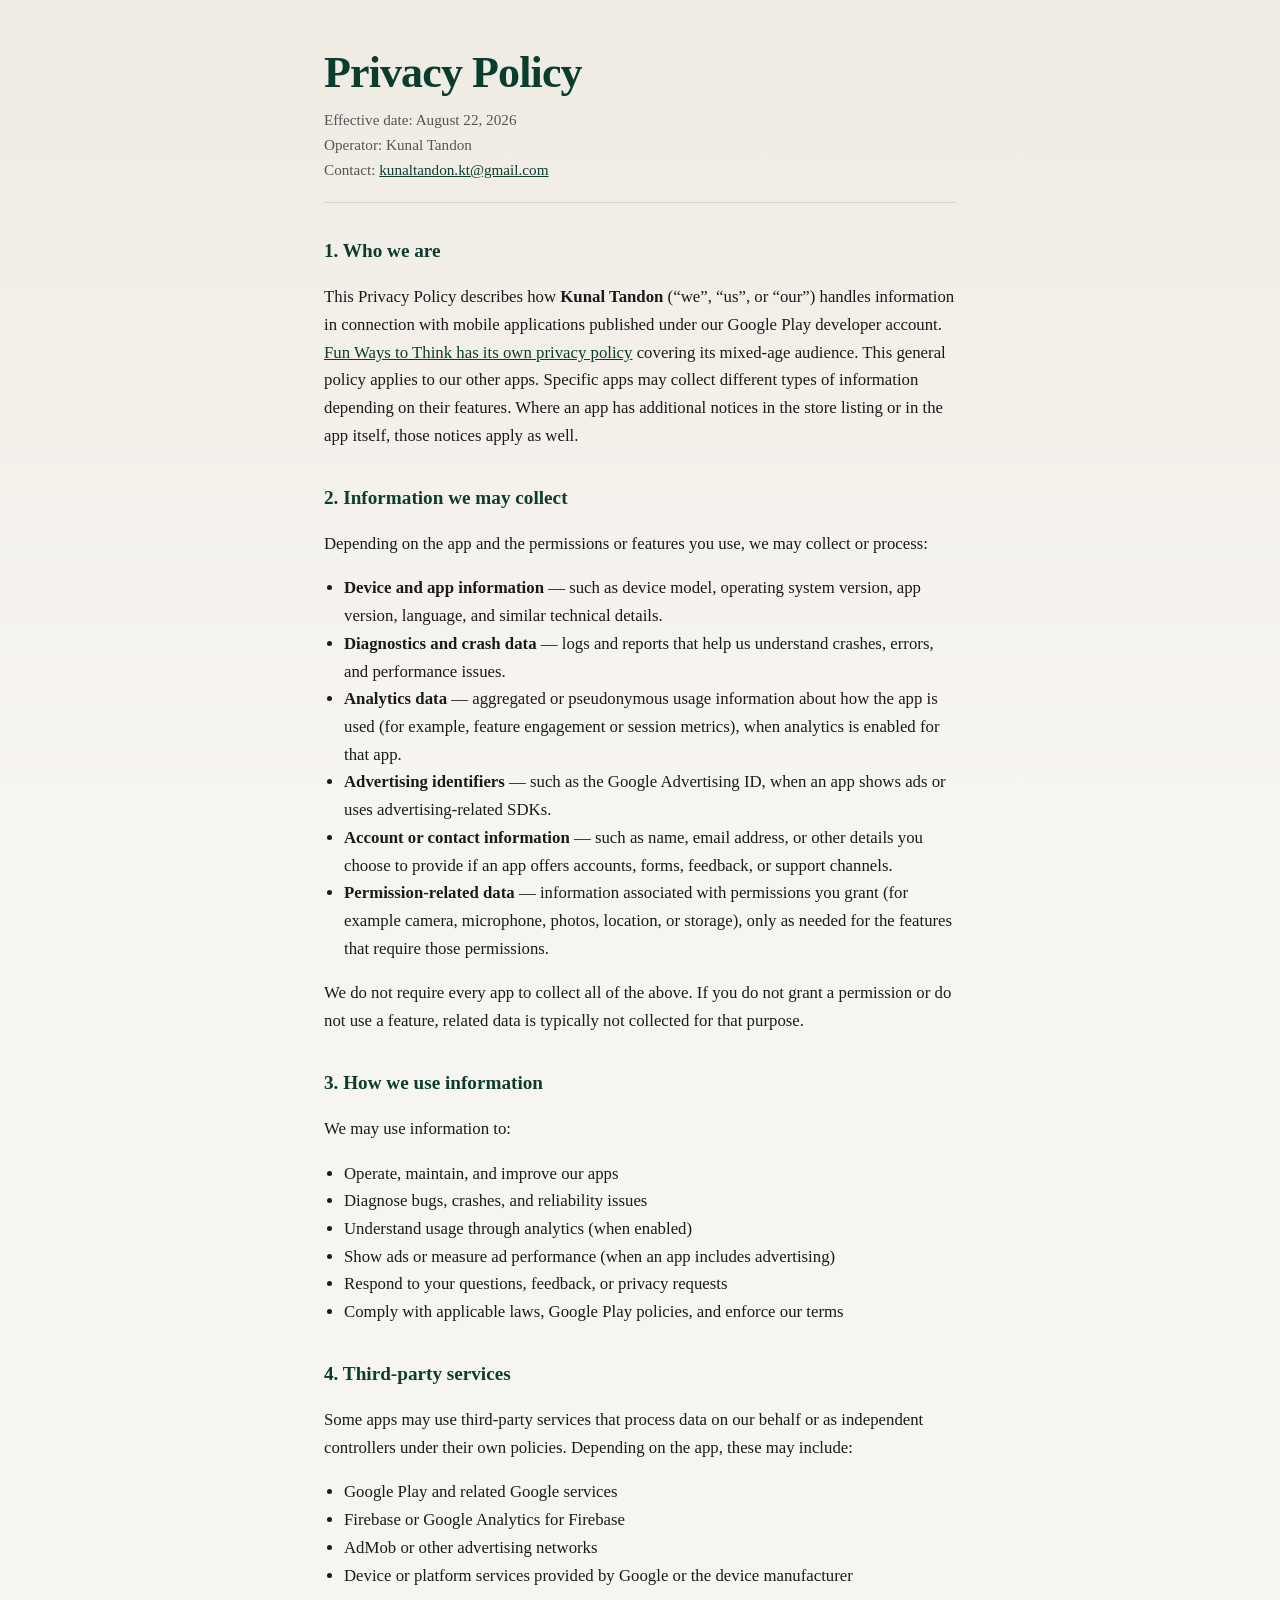
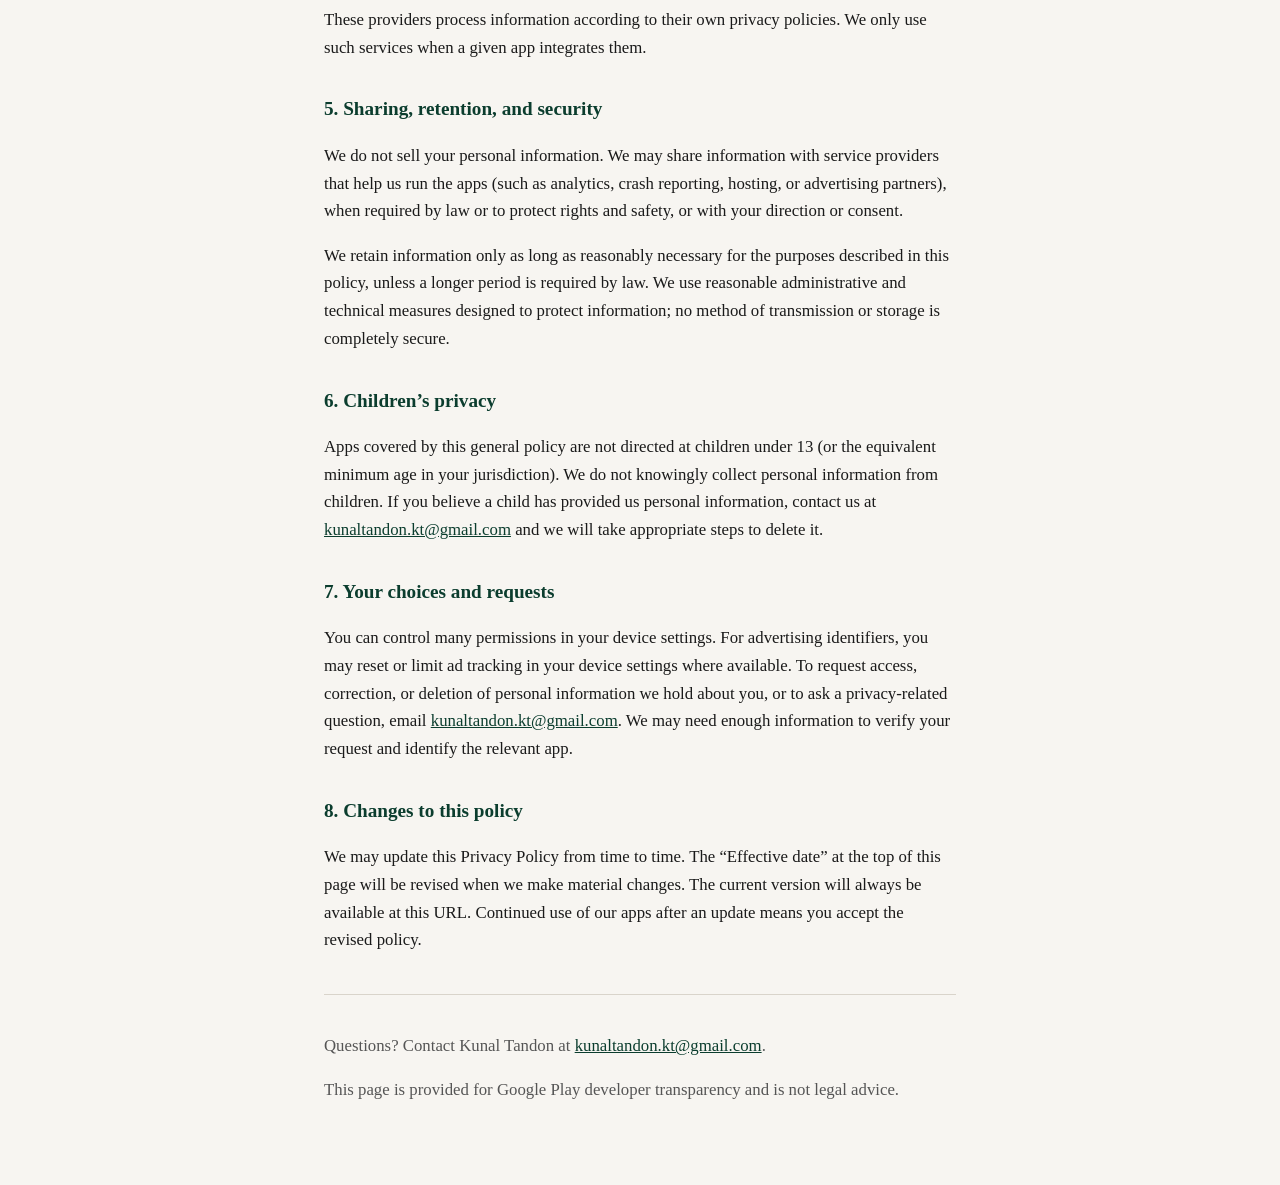
<file: index.html>
<!DOCTYPE html>
<html lang="en">
<head>
  <meta charset="utf-8">
  <meta name="viewport" content="width=device-width, initial-scale=1">
  <title>Privacy Policy — Kunal Tandon</title>
  <meta http-equiv="refresh" content="0; url=privacy-policy/">
  <link rel="canonical" href="https://devkunaltandon.github.io/KunalTandonAppStore/privacy-policy/">
  <script>location.replace("privacy-policy/");</script>
</head>
<body>
  <p>Redirecting to the <a href="privacy-policy/">Privacy Policy</a>.</p>
</body>
</html>
</file>
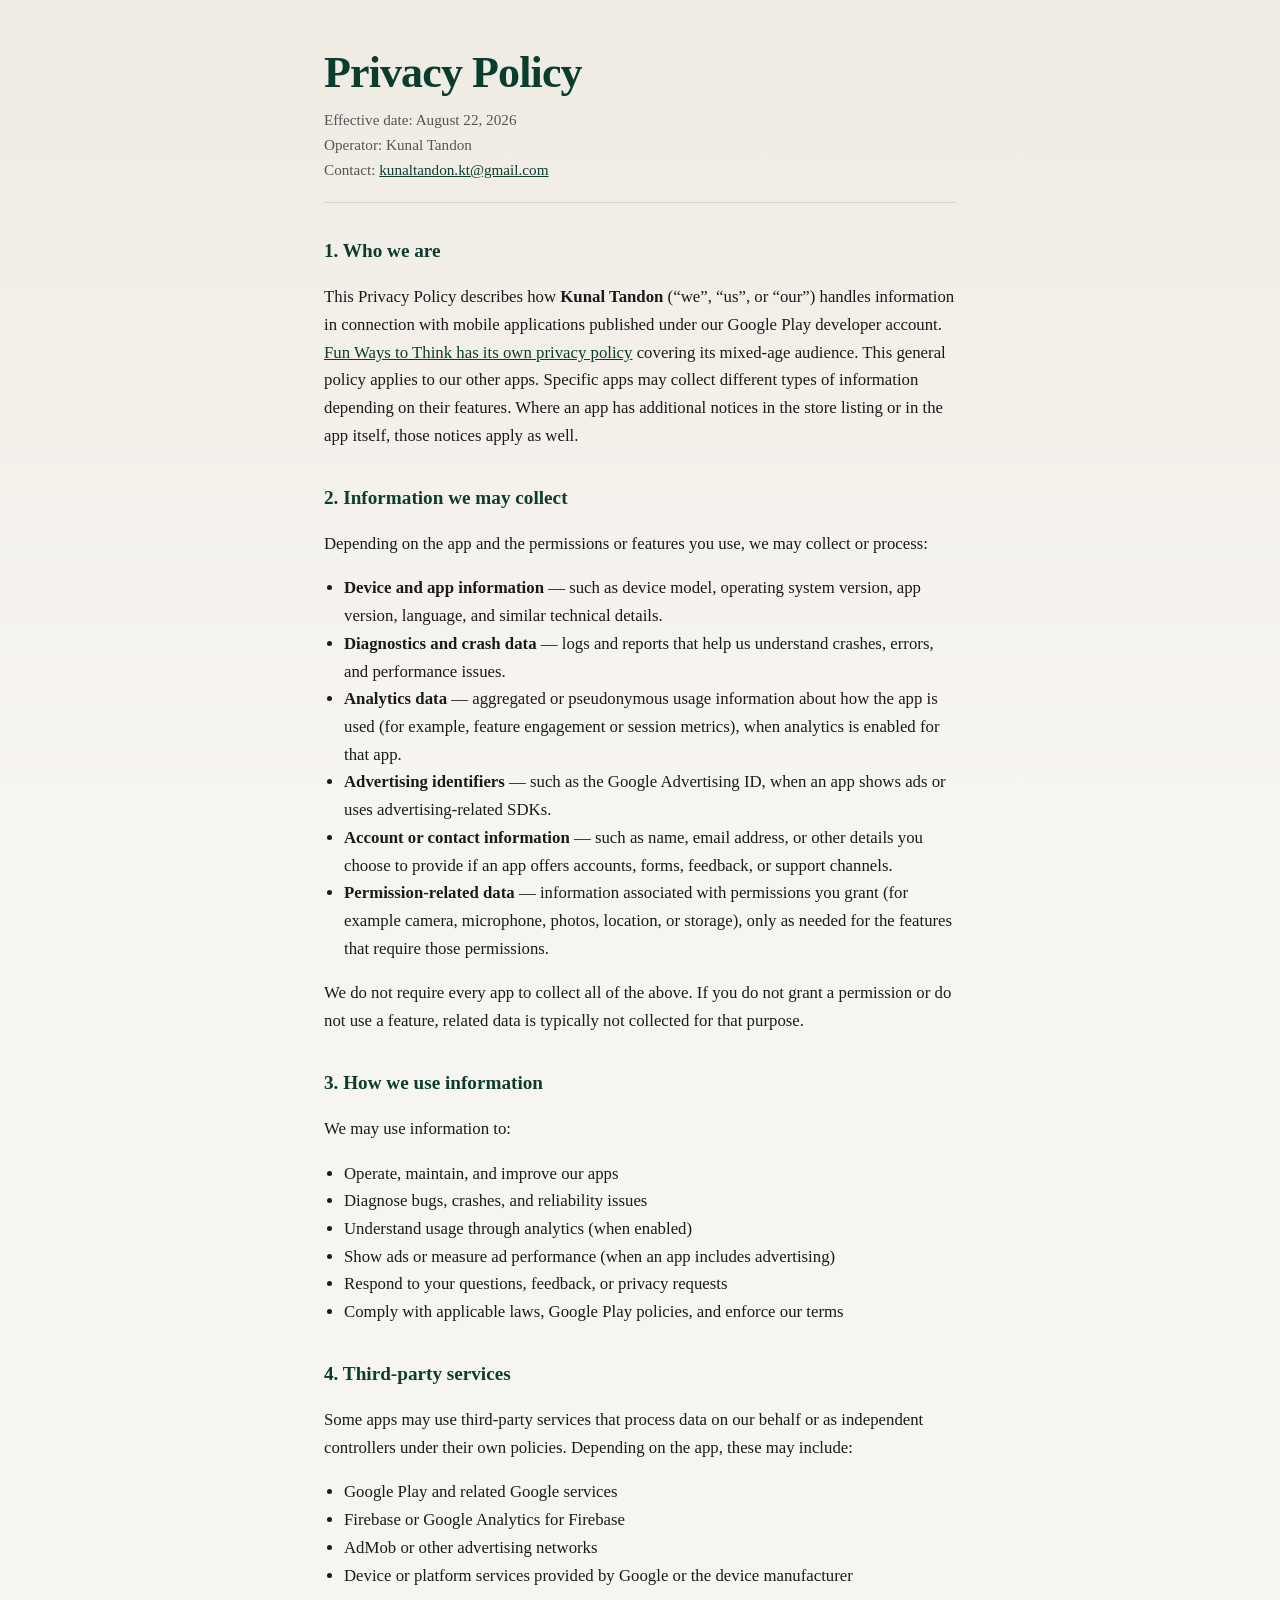
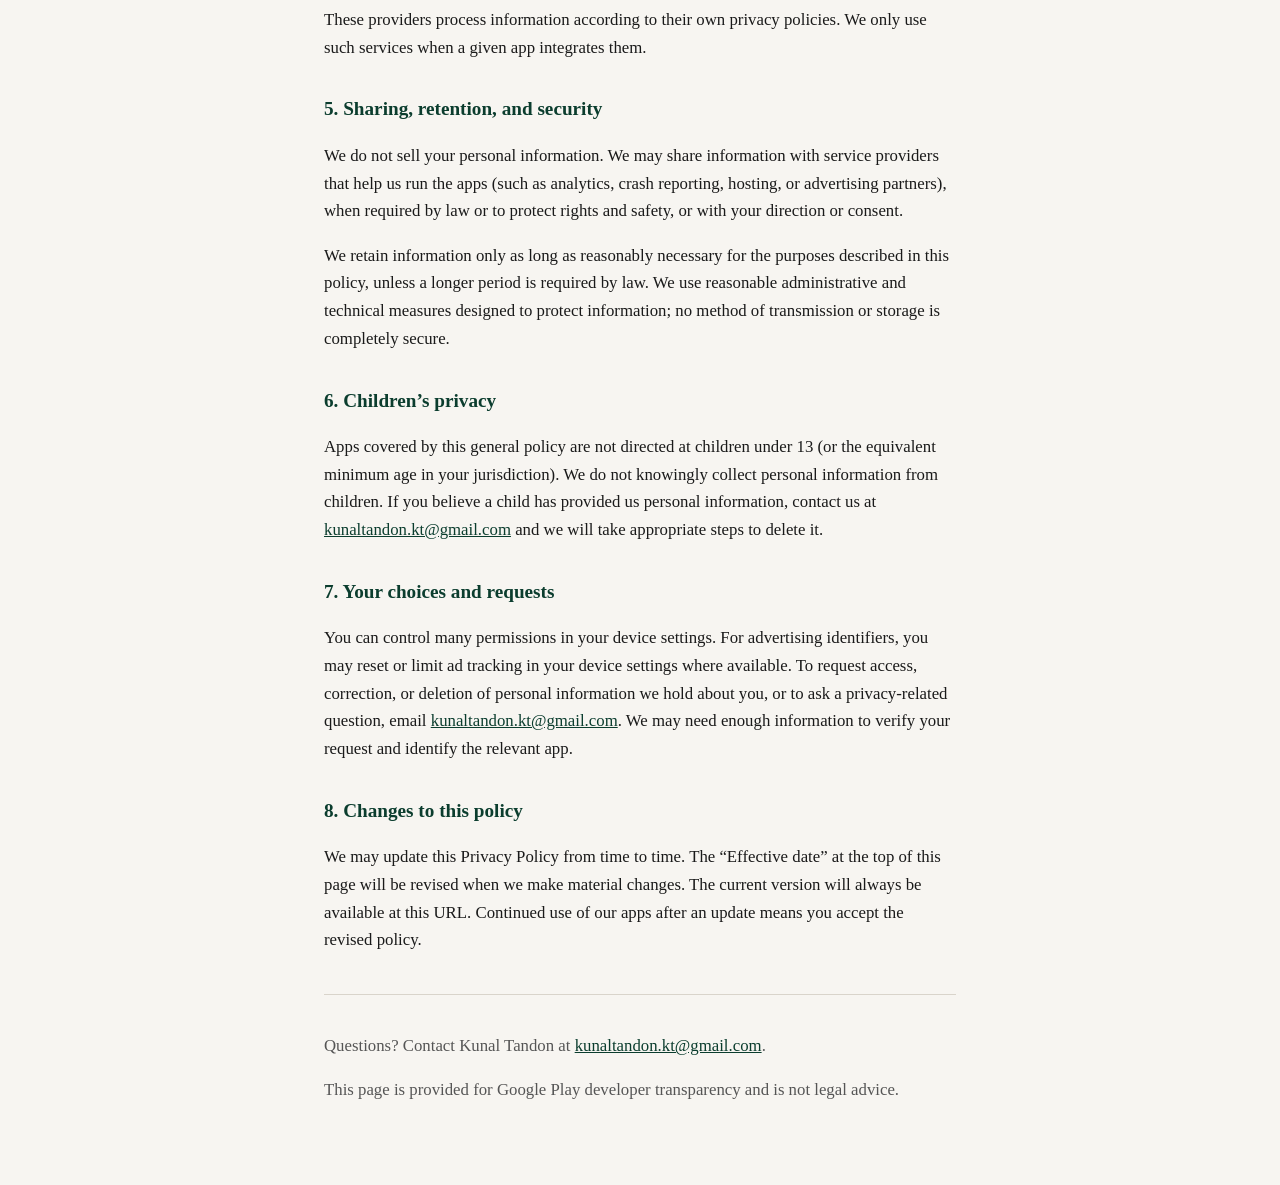
<file: privacy-policy/index.html>
<!DOCTYPE html>
<html lang="en">
<head>
  <meta charset="utf-8">
  <meta name="viewport" content="width=device-width, initial-scale=1">
  <title>Privacy Policy — Kunal Tandon</title>
  <meta name="description" content="Privacy Policy for apps published by Kunal Tandon on Google Play.">
  <link rel="stylesheet" href="../styles.css">
</head>
<body>
  <main>
    <h1>Privacy Policy</h1>
    <p class="meta">
      Effective date: August 22, 2026<br>
      Operator: Kunal Tandon<br>
      Contact: <a href="mailto:kunaltandon.kt@gmail.com">kunaltandon.kt@gmail.com</a>
    </p>

    <h2>1. Who we are</h2>
    <p>
      This Privacy Policy describes how <strong>Kunal Tandon</strong> (“we”, “us”, or “our”)
      handles information in connection with mobile applications published under our Google Play
      developer account. <a href="./fun-ways-to-think/">Fun Ways to Think has its own privacy policy</a> covering its mixed-age audience. This general policy applies to our other apps. Specific apps may collect different
      types of information depending on their features. Where an app has additional notices in
      the store listing or in the app itself, those notices apply as well.
    </p>

    <h2>2. Information we may collect</h2>
    <p>
      Depending on the app and the permissions or features you use, we may collect or process:
    </p>
    <ul>
      <li><strong>Device and app information</strong> — such as device model, operating system version, app version, language, and similar technical details.</li>
      <li><strong>Diagnostics and crash data</strong> — logs and reports that help us understand crashes, errors, and performance issues.</li>
      <li><strong>Analytics data</strong> — aggregated or pseudonymous usage information about how the app is used (for example, feature engagement or session metrics), when analytics is enabled for that app.</li>
      <li><strong>Advertising identifiers</strong> — such as the Google Advertising ID, when an app shows ads or uses advertising-related SDKs.</li>
      <li><strong>Account or contact information</strong> — such as name, email address, or other details you choose to provide if an app offers accounts, forms, feedback, or support channels.</li>
      <li><strong>Permission-related data</strong> — information associated with permissions you grant (for example camera, microphone, photos, location, or storage), only as needed for the features that require those permissions.</li>
    </ul>
    <p>
      We do not require every app to collect all of the above. If you do not grant a permission or
      do not use a feature, related data is typically not collected for that purpose.
    </p>

    <h2>3. How we use information</h2>
    <p>We may use information to:</p>
    <ul>
      <li>Operate, maintain, and improve our apps</li>
      <li>Diagnose bugs, crashes, and reliability issues</li>
      <li>Understand usage through analytics (when enabled)</li>
      <li>Show ads or measure ad performance (when an app includes advertising)</li>
      <li>Respond to your questions, feedback, or privacy requests</li>
      <li>Comply with applicable laws, Google Play policies, and enforce our terms</li>
    </ul>

    <h2>4. Third-party services</h2>
    <p>
      Some apps may use third-party services that process data on our behalf or as independent
      controllers under their own policies. Depending on the app, these may include:
    </p>
    <ul>
      <li>Google Play and related Google services</li>
      <li>Firebase or Google Analytics for Firebase</li>
      <li>AdMob or other advertising networks</li>
      <li>Device or platform services provided by Google or the device manufacturer</li>
    </ul>
    <p>
      These providers process information according to their own privacy policies. We only use
      such services when a given app integrates them.
    </p>

    <h2>5. Sharing, retention, and security</h2>
    <p>
      We do not sell your personal information. We may share information with service providers
      that help us run the apps (such as analytics, crash reporting, hosting, or advertising
      partners), when required by law or to protect rights and safety, or with your direction
      or consent.
    </p>
    <p>
      We retain information only as long as reasonably necessary for the purposes described in
      this policy, unless a longer period is required by law. We use reasonable administrative
      and technical measures designed to protect information; no method of transmission or
      storage is completely secure.
    </p>

    <h2>6. Children’s privacy</h2>
    <p>
      Apps covered by this general policy are not directed at children under 13 (or the equivalent minimum age in your
      jurisdiction). We do not knowingly collect personal information from children. If you
      believe a child has provided us personal information, contact us at
      <a href="mailto:kunaltandon.kt@gmail.com">kunaltandon.kt@gmail.com</a> and we will take
      appropriate steps to delete it.
    </p>

    <h2>7. Your choices and requests</h2>
    <p>
      You can control many permissions in your device settings. For advertising identifiers,
      you may reset or limit ad tracking in your device settings where available. To request
      access, correction, or deletion of personal information we hold about you, or to ask a
      privacy-related question, email
      <a href="mailto:kunaltandon.kt@gmail.com">kunaltandon.kt@gmail.com</a>.
      We may need enough information to verify your request and identify the relevant app.
    </p>

    <h2>8. Changes to this policy</h2>
    <p>
      We may update this Privacy Policy from time to time. The “Effective date” at the top of
      this page will be revised when we make material changes. The current version will always
      be available at this URL. Continued use of our apps after an update means you accept the
      revised policy.
    </p>

    <footer>
      <p>
        Questions? Contact Kunal Tandon at
        <a href="mailto:kunaltandon.kt@gmail.com">kunaltandon.kt@gmail.com</a>.
      </p>
      <p>This page is provided for Google Play developer transparency and is not legal advice.</p>
    </footer>
  </main>
</body>
</html>
</file>
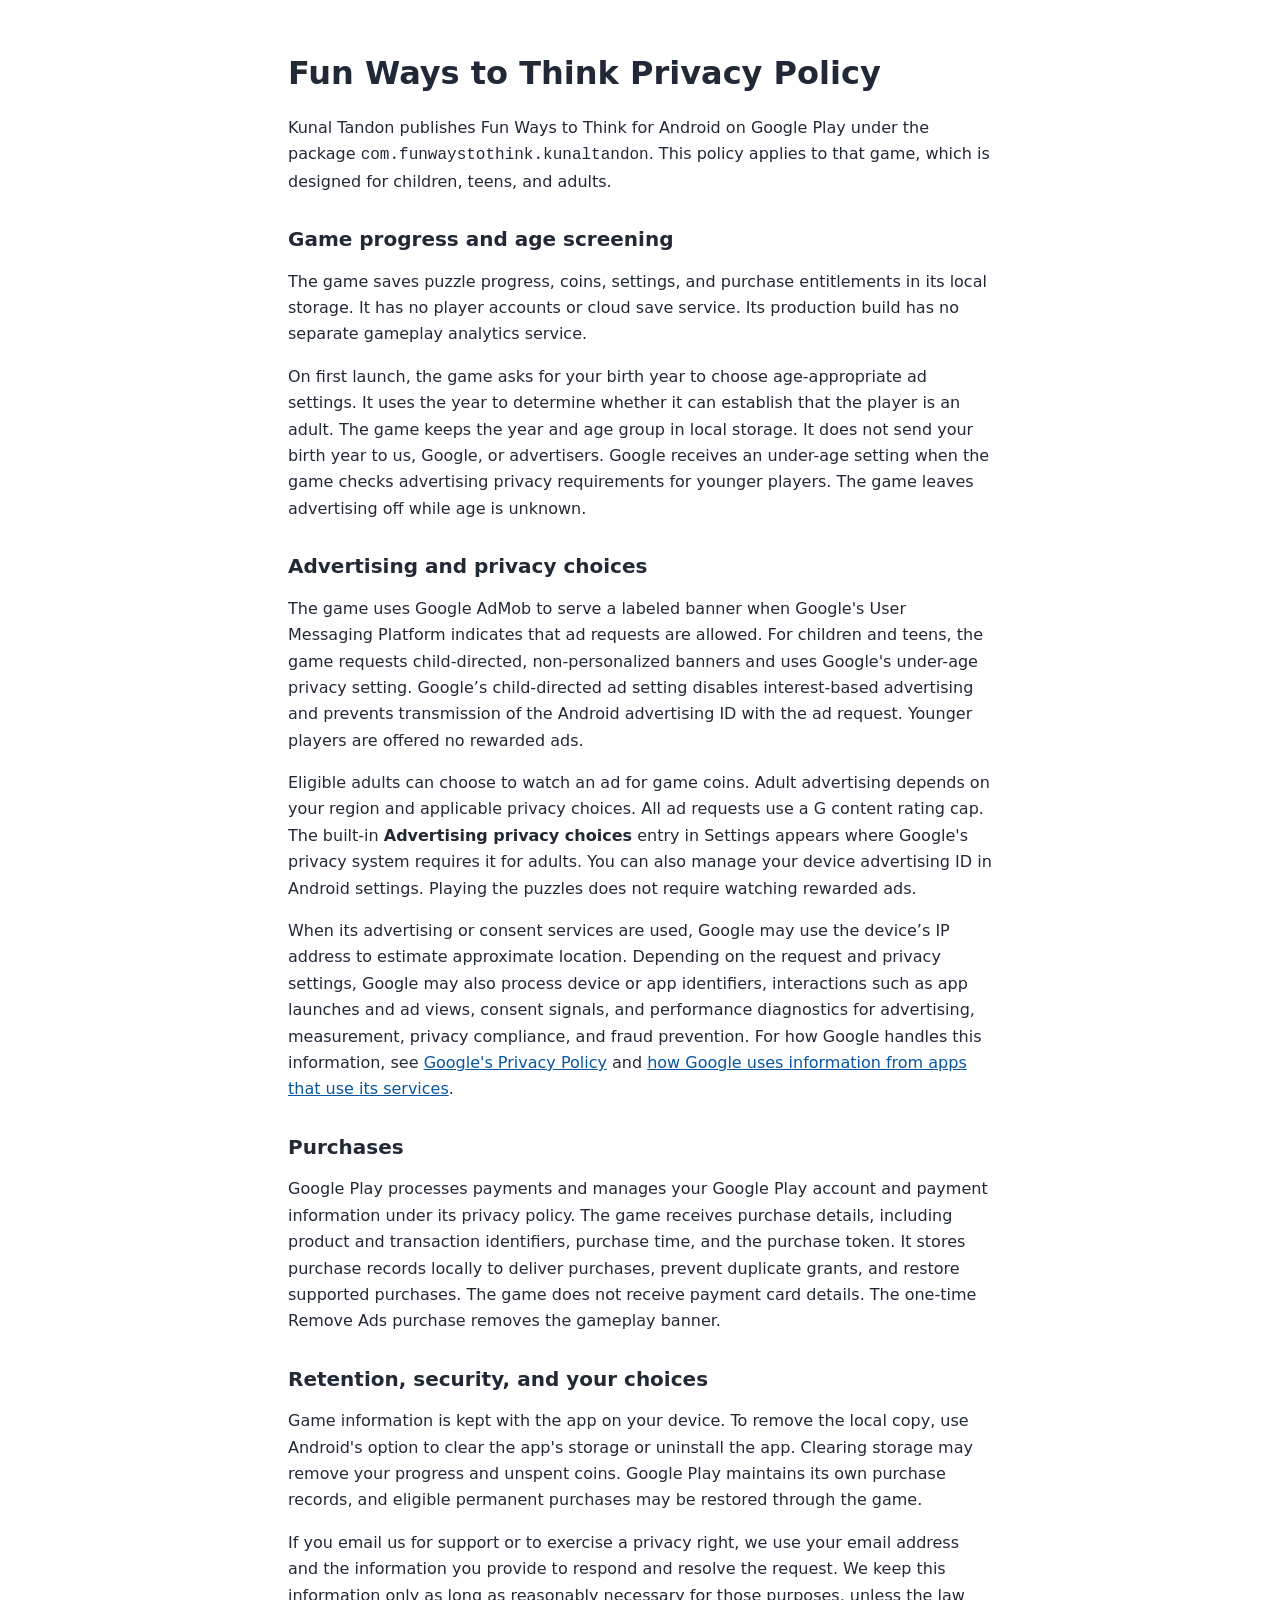
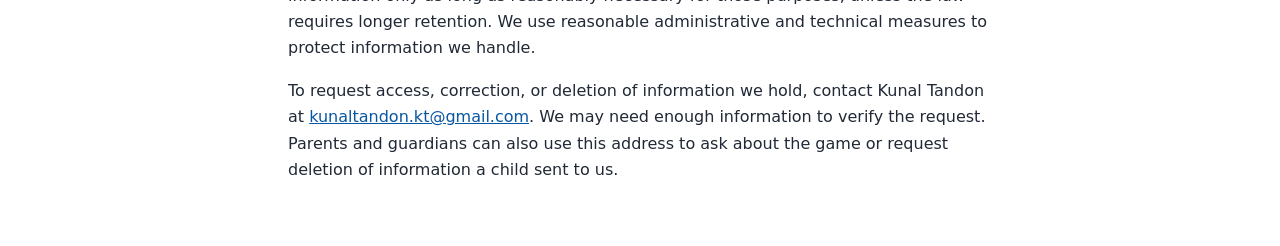
<file: privacy-policy/fun-ways-to-think/index.html>
<!doctype html>
<html lang="en">
  <head>
    <meta charset="utf-8">
    <meta name="viewport" content="width=device-width, initial-scale=1">
    <meta name="description" content="Privacy policy for the Fun Ways to Think Android puzzle game published by Kunal Tandon.">
    <title>Privacy Policy | Fun Ways to Think</title>
    <style>
      body { margin: 0; background: #fff; color: #212936; font: 1rem/1.65 system-ui, sans-serif; }
      main { max-width: 44rem; margin: 0 auto; padding: 2rem 1.25rem 3rem; }
      h1, h2 { line-height: 1.25; }
      h2 { margin-top: 2rem; font-size: 1.25rem; }
      a { color: #0756a2; overflow-wrap: anywhere; }
    </style>
  </head>
  <body>
    <main>
      <h1>Fun Ways to Think Privacy Policy</h1>
      <p>Kunal Tandon publishes Fun Ways to Think for Android on Google Play under the package <code>com.funwaystothink.kunaltandon</code>. This policy applies to that game, which is designed for children, teens, and adults.</p>

      <h2>Game progress and age screening</h2>
      <p>The game saves puzzle progress, coins, settings, and purchase entitlements in its local storage. It has no player accounts or cloud save service. Its production build has no separate gameplay analytics service.</p>
      <p>On first launch, the game asks for your birth year to choose age-appropriate ad settings. It uses the year to determine whether it can establish that the player is an adult. The game keeps the year and age group in local storage. It does not send your birth year to us, Google, or advertisers. Google receives an under-age setting when the game checks advertising privacy requirements for younger players. The game leaves advertising off while age is unknown.</p>

      <h2>Advertising and privacy choices</h2>
      <p>The game uses Google AdMob to serve a labeled banner when Google's User Messaging Platform indicates that ad requests are allowed. For children and teens, the game requests child-directed, non-personalized banners and uses Google's under-age privacy setting. Google’s child-directed ad setting disables interest-based advertising and prevents transmission of the Android advertising ID with the ad request. Younger players are offered no rewarded ads.</p>
      <p>Eligible adults can choose to watch an ad for game coins. Adult advertising depends on your region and applicable privacy choices. All ad requests use a G content rating cap. The built-in <strong>Advertising privacy choices</strong> entry in Settings appears where Google's privacy system requires it for adults. You can also manage your device advertising ID in Android settings. Playing the puzzles does not require watching rewarded ads.</p>
      <p>When its advertising or consent services are used, Google may use the device’s IP address to estimate approximate location. Depending on the request and privacy settings, Google may also process device or app identifiers, interactions such as app launches and ad views, consent signals, and performance diagnostics for advertising, measurement, privacy compliance, and fraud prevention. For how Google handles this information, see <a href="https://policies.google.com/privacy">Google's Privacy Policy</a> and <a href="https://policies.google.com/technologies/partner-sites">how Google uses information from apps that use its services</a>.</p>

      <h2>Purchases</h2>
      <p>Google Play processes payments and manages your Google Play account and payment information under its privacy policy. The game receives purchase details, including product and transaction identifiers, purchase time, and the purchase token. It stores purchase records locally to deliver purchases, prevent duplicate grants, and restore supported purchases. The game does not receive payment card details. The one-time Remove Ads purchase removes the gameplay banner.</p>

      <h2>Retention, security, and your choices</h2>
      <p>Game information is kept with the app on your device. To remove the local copy, use Android's option to clear the app's storage or uninstall the app. Clearing storage may remove your progress and unspent coins. Google Play maintains its own purchase records, and eligible permanent purchases may be restored through the game.</p>
      <p>If you email us for support or to exercise a privacy right, we use your email address and the information you provide to respond and resolve the request. We keep this information only as long as reasonably necessary for those purposes, unless the law requires longer retention. We use reasonable administrative and technical measures to protect information we handle.</p>
      <p>To request access, correction, or deletion of information we hold, contact Kunal Tandon at <a href="mailto:kunaltandon.kt@gmail.com">kunaltandon.kt@gmail.com</a>. We may need enough information to verify the request. Parents and guardians can also use this address to ask about the game or request deletion of information a child sent to us.</p>
    </main>
  </body>
</html>
</file>
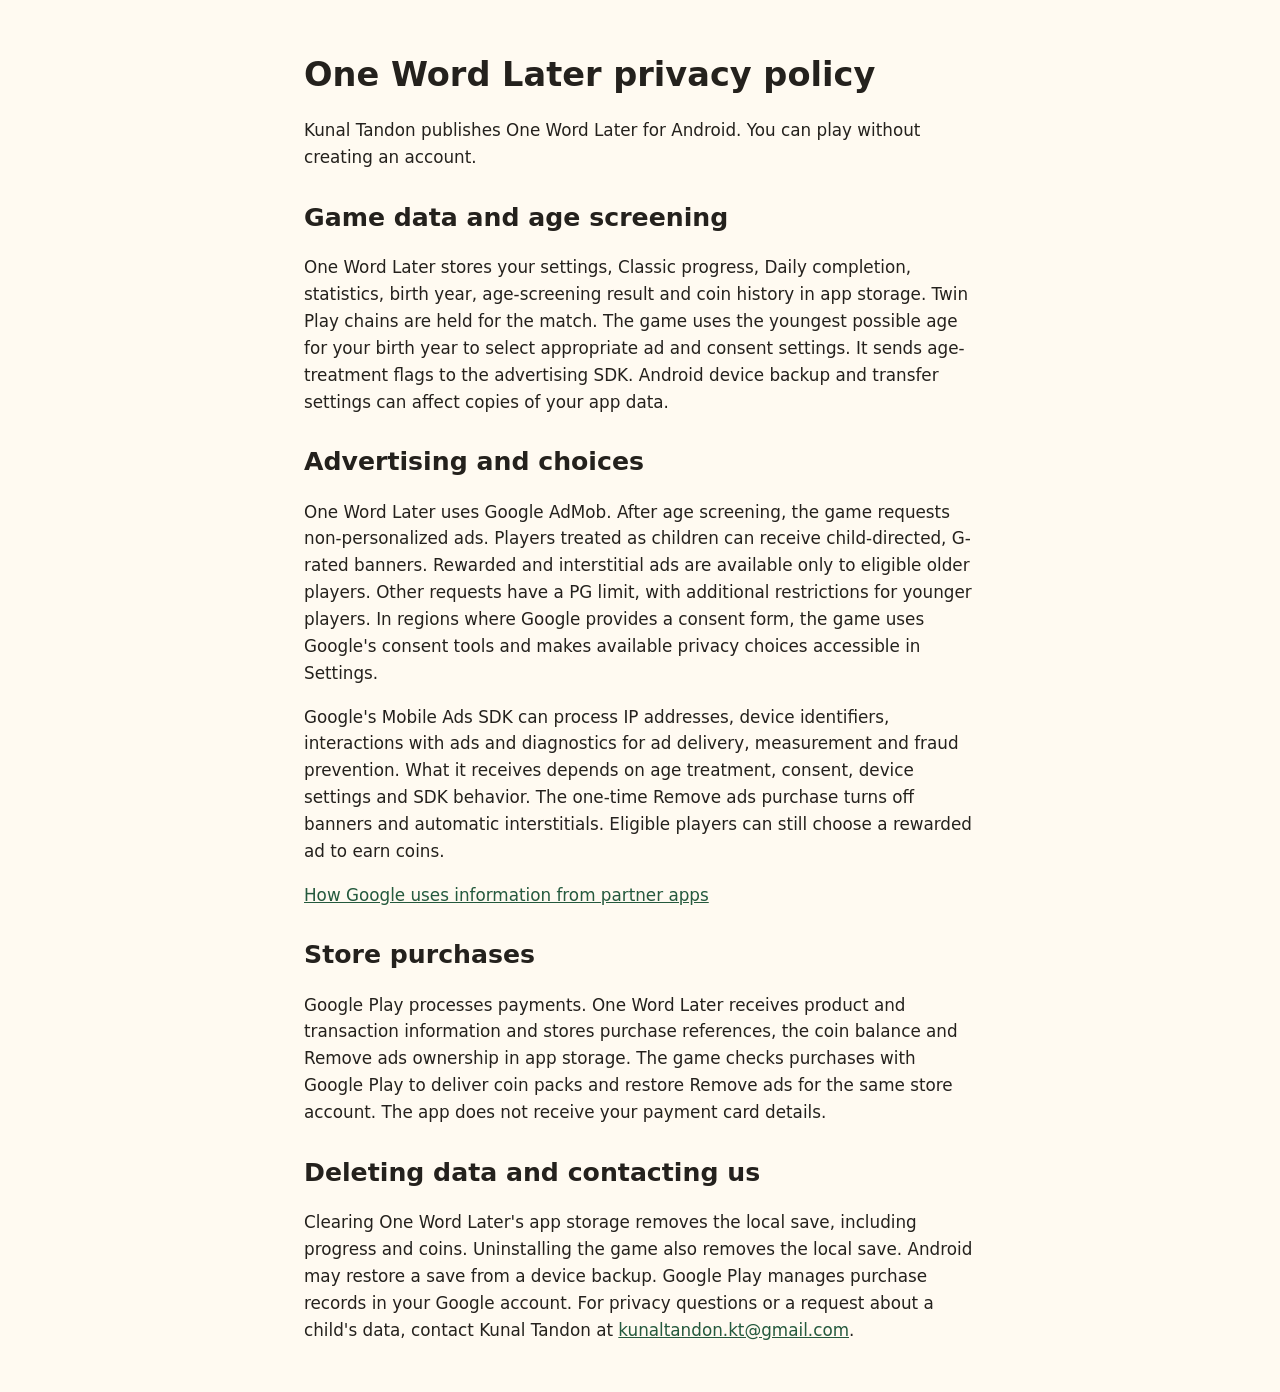
<file: privacy-policy/word-chain/index.html>
<!doctype html>
<html lang="en">
<head>
  <meta charset="utf-8">
  <meta name="viewport" content="width=device-width, initial-scale=1">
  <title>One Word Later privacy policy</title>
  <style>
    body { margin: 0 auto; max-width: 42rem; padding: 2rem 1.25rem; color: #24211d; background: #fffaf1; font: 1.05rem/1.6 system-ui, sans-serif; }
    h1, h2 { line-height: 1.2; } h2 { margin-top: 2rem; } a { color: #24593d; }
  </style>
</head>
<body>
  <main>
    <h1>One Word Later privacy policy</h1>
    <p>Kunal Tandon publishes One Word Later for Android. You can play without creating an account.</p>
    <h2>Game data and age screening</h2>
    <p>One Word Later stores your settings, Classic progress, Daily completion, statistics, birth year, age-screening result and coin history in app storage. Twin Play chains are held for the match. The game uses the youngest possible age for your birth year to select appropriate ad and consent settings. It sends age-treatment flags to the advertising SDK. Android device backup and transfer settings can affect copies of your app data.</p>
    <h2>Advertising and choices</h2>
    <p>One Word Later uses Google AdMob. After age screening, the game requests non-personalized ads. Players treated as children can receive child-directed, G-rated banners. Rewarded and interstitial ads are available only to eligible older players. Other requests have a PG limit, with additional restrictions for younger players. In regions where Google provides a consent form, the game uses Google's consent tools and makes available privacy choices accessible in Settings.</p>
    <p>Google's Mobile Ads SDK can process IP addresses, device identifiers, interactions with ads and diagnostics for ad delivery, measurement and fraud prevention. What it receives depends on age treatment, consent, device settings and SDK behavior. The one-time Remove ads purchase turns off banners and automatic interstitials. Eligible players can still choose a rewarded ad to earn coins.</p>
    <p><a href="https://policies.google.com/technologies/partner-sites">How Google uses information from partner apps</a></p>
    <h2>Store purchases</h2>
    <p>Google Play processes payments. One Word Later receives product and transaction information and stores purchase references, the coin balance and Remove ads ownership in app storage. The game checks purchases with Google Play to deliver coin packs and restore Remove ads for the same store account. The app does not receive your payment card details.</p>
    <h2>Deleting data and contacting us</h2>
    <p>Clearing One Word Later's app storage removes the local save, including progress and coins. Uninstalling the game also removes the local save. Android may restore a save from a device backup. Google Play manages purchase records in your Google account. For privacy questions or a request about a child's data, contact Kunal Tandon at <a href="mailto:kunaltandon.kt@gmail.com">kunaltandon.kt@gmail.com</a>.</p>
  </main>
</body>
</html>
</file>
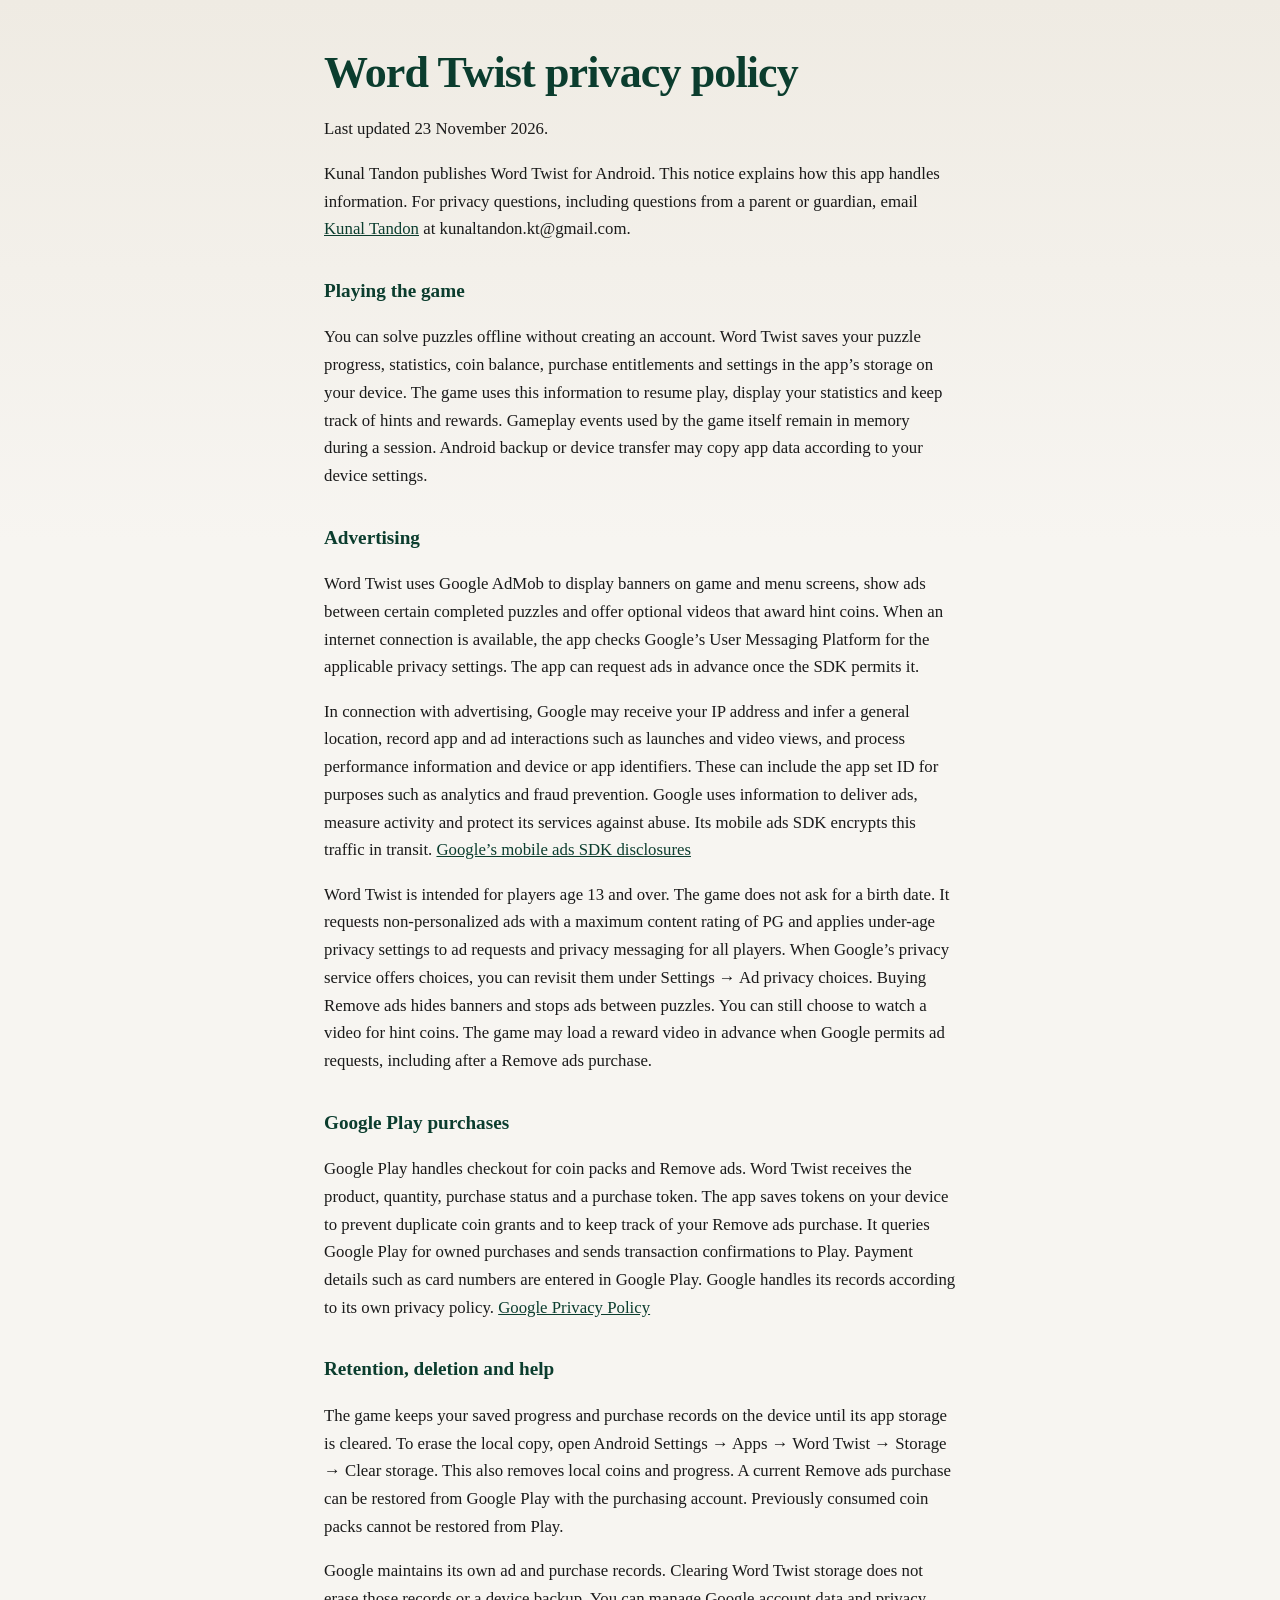
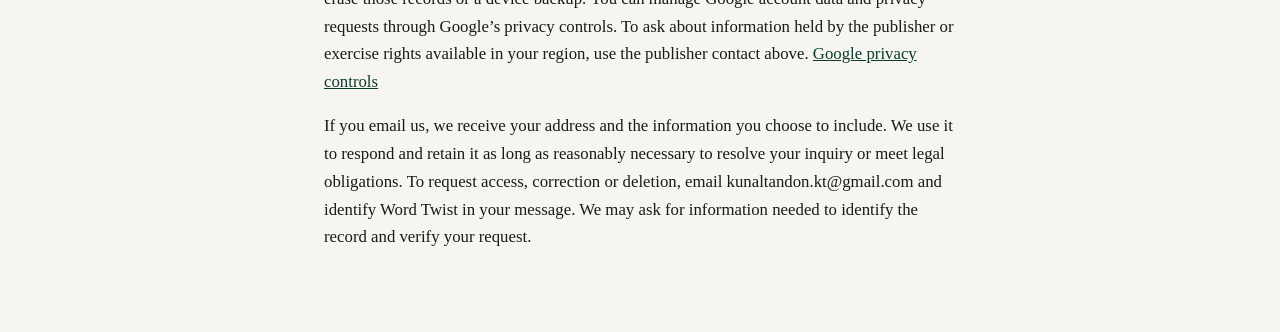
<file: privacy-policy/word-twist/index.html>
<!doctype html>
<html lang="en">
<head>
  <meta charset="utf-8">
  <meta name="viewport" content="width=device-width, initial-scale=1">
  <title>Word Twist privacy policy — Kunal Tandon</title>
  <meta name="description" content="Privacy information for Word Twist on Android, including game saves, ads and Google Play purchases.">
  <link rel="stylesheet" href="../../styles.css">
</head>
<body>
  <main>
    <h1>Word Twist privacy policy</h1>
    <p>Last updated <time datetime="2026-11-23">23 November 2026</time>.</p>
    <p>Kunal Tandon publishes Word Twist for Android. This notice explains how this app handles information. For privacy questions, including questions from a parent or guardian, email <a href="mailto:kunaltandon.kt@gmail.com">Kunal Tandon</a> at kunaltandon.kt@gmail.com.</p>
    <h2>Playing the game</h2>
    <p>You can solve puzzles offline without creating an account. Word Twist saves your puzzle progress, statistics, coin balance, purchase entitlements and settings in the app’s storage on your device. The game uses this information to resume play, display your statistics and keep track of hints and rewards. Gameplay events used by the game itself remain in memory during a session. Android backup or device transfer may copy app data according to your device settings.</p>
    <h2>Advertising</h2>
    <p>Word Twist uses Google AdMob to display banners on game and menu screens, show ads between certain completed puzzles and offer optional videos that award hint coins. When an internet connection is available, the app checks Google’s User Messaging Platform for the applicable privacy settings. The app can request ads in advance once the SDK permits it.</p>
    <p>In connection with advertising, Google may receive your IP address and infer a general location, record app and ad interactions such as launches and video views, and process performance information and device or app identifiers. These can include the app set ID for purposes such as analytics and fraud prevention. Google uses information to deliver ads, measure activity and protect its services against abuse. Its mobile ads SDK encrypts this traffic in transit. <a href="https://developers.google.com/admob/android/privacy/play-data-disclosure">Google’s mobile ads SDK disclosures</a></p>
    <p>Word Twist is intended for players age 13 and over. The game does not ask for a birth date. It requests non-personalized ads with a maximum content rating of PG and applies under-age privacy settings to ad requests and privacy messaging for all players. When Google’s privacy service offers choices, you can revisit them under Settings → Ad privacy choices. Buying Remove ads hides banners and stops ads between puzzles. You can still choose to watch a video for hint coins. The game may load a reward video in advance when Google permits ad requests, including after a Remove ads purchase.</p>
    <h2>Google Play purchases</h2>
    <p>Google Play handles checkout for coin packs and Remove ads. Word Twist receives the product, quantity, purchase status and a purchase token. The app saves tokens on your device to prevent duplicate coin grants and to keep track of your Remove ads purchase. It queries Google Play for owned purchases and sends transaction confirmations to Play. Payment details such as card numbers are entered in Google Play. Google handles its records according to its own privacy policy. <a href="https://policies.google.com/privacy">Google Privacy Policy</a></p>
    <h2>Retention, deletion and help</h2>
    <p>The game keeps your saved progress and purchase records on the device until its app storage is cleared. To erase the local copy, open Android Settings → Apps → Word Twist → Storage → Clear storage. This also removes local coins and progress. A current Remove ads purchase can be restored from Google Play with the purchasing account. Previously consumed coin packs cannot be restored from Play.</p>
    <p>Google maintains its own ad and purchase records. Clearing Word Twist storage does not erase those records or a device backup. You can manage Google account data and privacy requests through Google’s privacy controls. To ask about information held by the publisher or exercise rights available in your region, use the publisher contact above. <a href="https://policies.google.com/privacy#infochoices">Google privacy controls</a></p>
    <p>If you email us, we receive your address and the information you choose to include. We use it to respond and retain it as long as reasonably necessary to resolve your inquiry or meet legal obligations. To request access, correction or deletion, email kunaltandon.kt@gmail.com and identify Word Twist in your message. We may ask for information needed to identify the record and verify your request.</p>
  </main>
</body>
</html>
</file>
<file: styles.css>
:root {
  --bg: #f7f5f1;
  --text: #1a1a1a;
  --muted: #555;
  --accent: #0b3d2e;
  --rule: #d9d4cb;
}

* {
  box-sizing: border-box;
}

body {
  margin: 0;
  font-family: "Source Serif 4", "Iowan Old Style", "Palatino Linotype", Palatino, Georgia, serif;
  background: linear-gradient(180deg, #efebe3 0%, var(--bg) 28%, var(--bg) 100%);
  color: var(--text);
  line-height: 1.65;
}

main {
  max-width: 42rem;
  margin: 0 auto;
  padding: 3rem 1.25rem 4rem;
}

h1 {
  font-size: clamp(2rem, 4vw, 2.75rem);
  line-height: 1.15;
  letter-spacing: -0.02em;
  color: var(--accent);
  margin: 0 0 0.5rem;
}

.meta {
  color: var(--muted);
  font-size: 0.95rem;
  margin: 0 0 2rem;
  padding-bottom: 1.25rem;
  border-bottom: 1px solid var(--rule);
}

h2 {
  font-size: 1.2rem;
  margin: 2rem 0 0.75rem;
  color: var(--accent);
}

p,
li {
  font-size: 1.05rem;
}

ul {
  padding-left: 1.25rem;
}

a {
  color: var(--accent);
}

footer {
  margin-top: 2.5rem;
  padding-top: 1.25rem;
  border-top: 1px solid var(--rule);
  color: var(--muted);
  font-size: 0.95rem;
}
</file>
